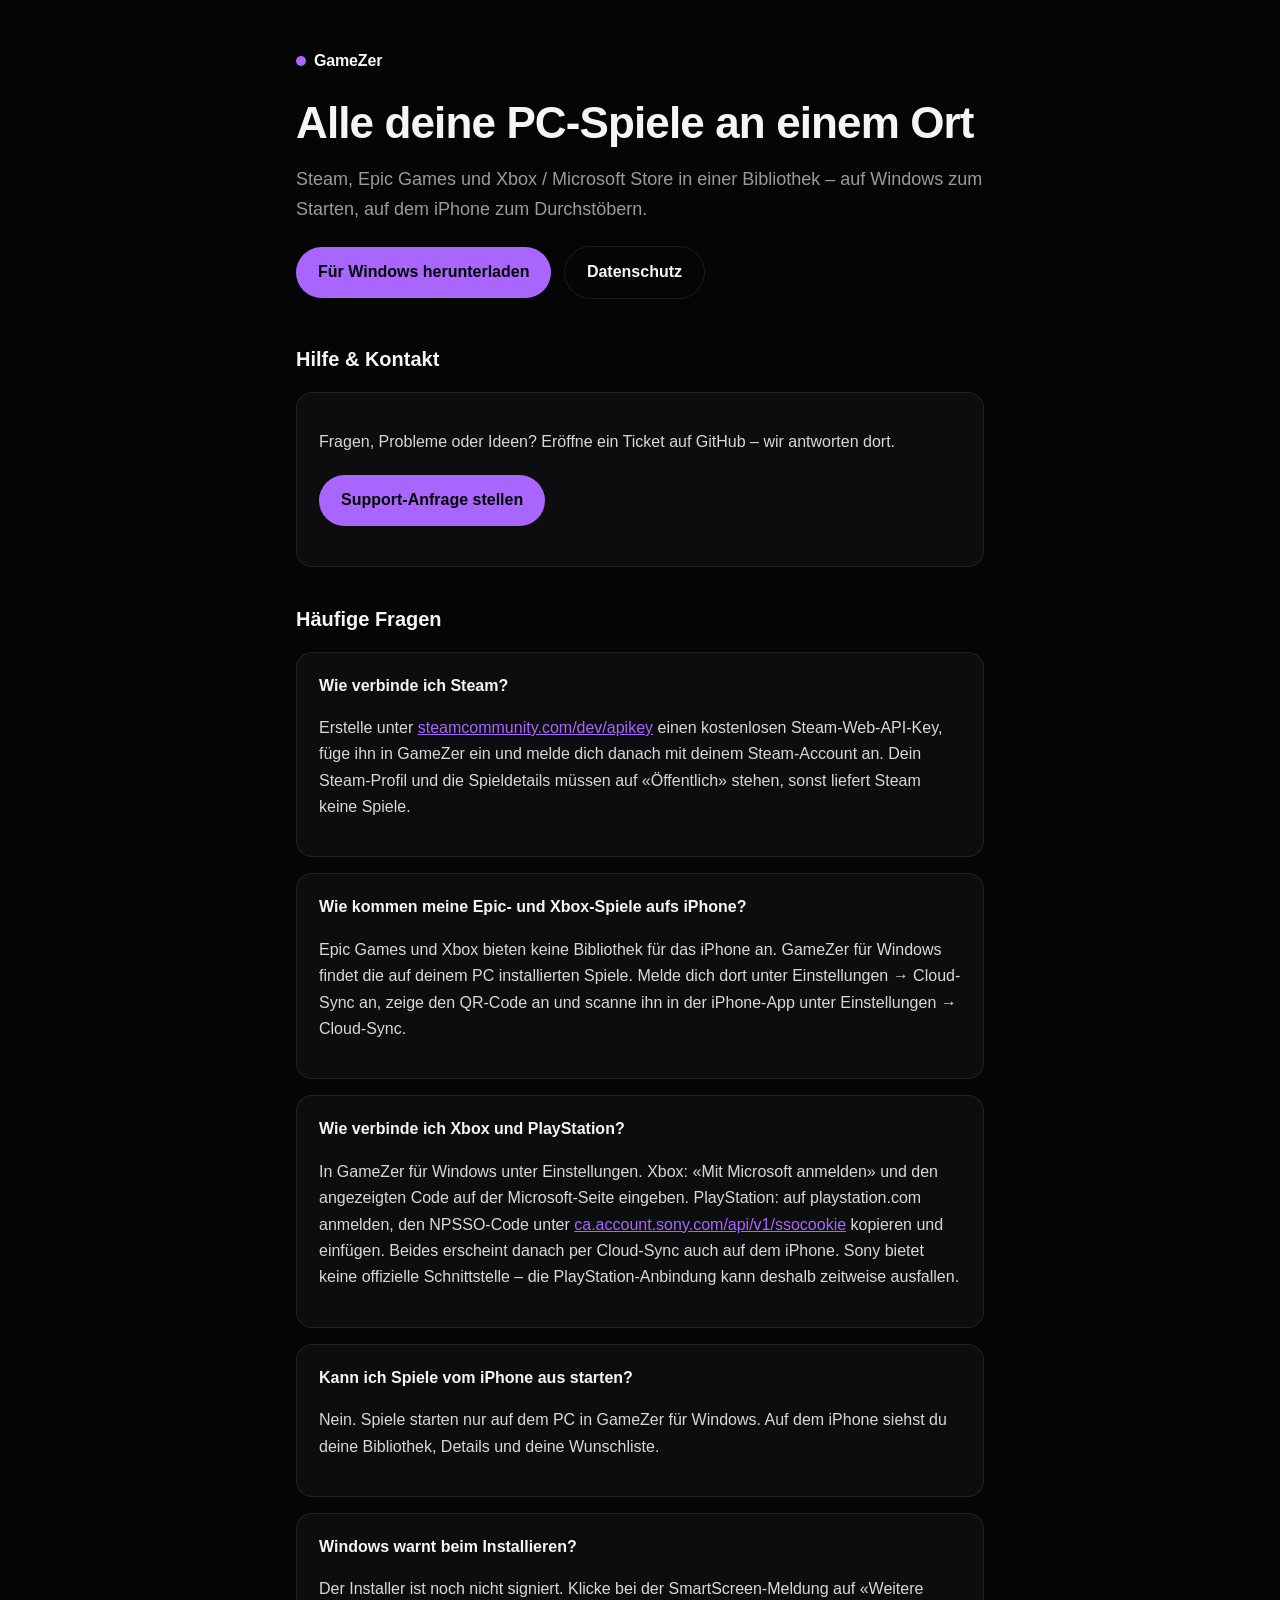
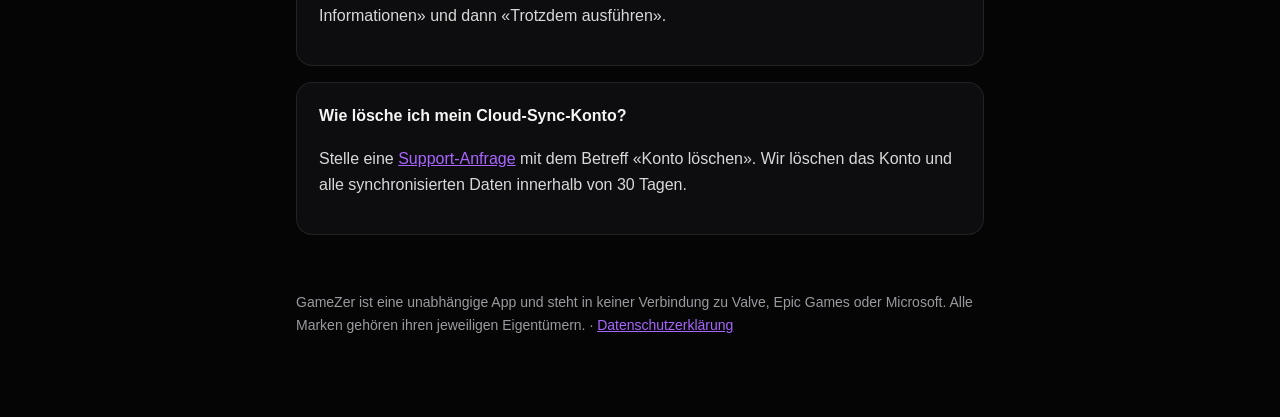
<file: index.html>
<!doctype html>
<html lang="de">
<head>
  <meta charset="utf-8">
  <meta name="viewport" content="width=device-width, initial-scale=1">
  <title>GameZer – Support</title>
  <meta name="description" content="Alle deine Spiele an einem Ort: Steam, Epic Games, Xbox und PlayStation für Windows und iPhone.">
  <link rel="stylesheet" href="style.css">
</head>
<body>
<main>
  <header>
    <a class="brand" href="./">GameZer</a>
    <h1>Alle deine PC-Spiele an einem Ort</h1>
    <p class="lead">Steam, Epic Games und Xbox / Microsoft Store in einer Bibliothek – auf Windows zum Starten, auf dem iPhone zum Durchstöbern.</p>
    <p>
      <a class="button" href="https://github.com/PepegaNico/gamelib/releases/latest">Für Windows herunterladen</a>
      <a class="button secondary" href="privacy.html">Datenschutz</a>
    </p>
  </header>

  <h2>Hilfe &amp; Kontakt</h2>
  <div class="card">
    <p>Fragen, Probleme oder Ideen? Eröffne ein Ticket auf GitHub – wir antworten dort.</p>
    <p><a class="button" href="https://github.com/PepegaNico/gamelib/issues/new">Support-Anfrage stellen</a></p>
  </div>

  <h2>Häufige Fragen</h2>

  <div class="card">
    <strong>Wie verbinde ich Steam?</strong>
    <p>Erstelle unter <a href="https://steamcommunity.com/dev/apikey">steamcommunity.com/dev/apikey</a> einen kostenlosen Steam-Web-API-Key, füge ihn in GameZer ein und melde dich danach mit deinem Steam-Account an. Dein Steam-Profil und die Spieldetails müssen auf «Öffentlich» stehen, sonst liefert Steam keine Spiele.</p>
  </div>

  <div class="card">
    <strong>Wie kommen meine Epic- und Xbox-Spiele aufs iPhone?</strong>
    <p>Epic Games und Xbox bieten keine Bibliothek für das iPhone an. GameZer für Windows findet die auf deinem PC installierten Spiele. Melde dich dort unter Einstellungen → Cloud-Sync an, zeige den QR-Code an und scanne ihn in der iPhone-App unter Einstellungen → Cloud-Sync.</p>
  </div>

  <div class="card">
    <strong>Wie verbinde ich Xbox und PlayStation?</strong>
    <p>In GameZer für Windows unter Einstellungen. Xbox: «Mit Microsoft anmelden» und den angezeigten Code auf der Microsoft-Seite eingeben. PlayStation: auf playstation.com anmelden, den NPSSO-Code unter <a href="https://ca.account.sony.com/api/v1/ssocookie">ca.account.sony.com/api/v1/ssocookie</a> kopieren und einfügen. Beides erscheint danach per Cloud-Sync auch auf dem iPhone. Sony bietet keine offizielle Schnittstelle – die PlayStation-Anbindung kann deshalb zeitweise ausfallen.</p>
  </div>

  <div class="card">
    <strong>Kann ich Spiele vom iPhone aus starten?</strong>
    <p>Nein. Spiele starten nur auf dem PC in GameZer für Windows. Auf dem iPhone siehst du deine Bibliothek, Details und deine Wunschliste.</p>
  </div>

  <div class="card">
    <strong>Windows warnt beim Installieren?</strong>
    <p>Der Installer ist noch nicht signiert. Klicke bei der SmartScreen-Meldung auf «Weitere Informationen» und dann «Trotzdem ausführen».</p>
  </div>

  <div class="card">
    <strong>Wie lösche ich mein Cloud-Sync-Konto?</strong>
    <p>Stelle eine <a href="https://github.com/PepegaNico/gamelib/issues/new">Support-Anfrage</a> mit dem Betreff «Konto löschen». Wir löschen das Konto und alle synchronisierten Daten innerhalb von 30 Tagen.</p>
  </div>

  <footer>
    GameZer ist eine unabhängige App und steht in keiner Verbindung zu Valve, Epic Games oder Microsoft. Alle Marken gehören ihren jeweiligen Eigentümern.
    · <a href="privacy.html">Datenschutzerklärung</a>
  </footer>
</main>
</body>
</html>
</file>
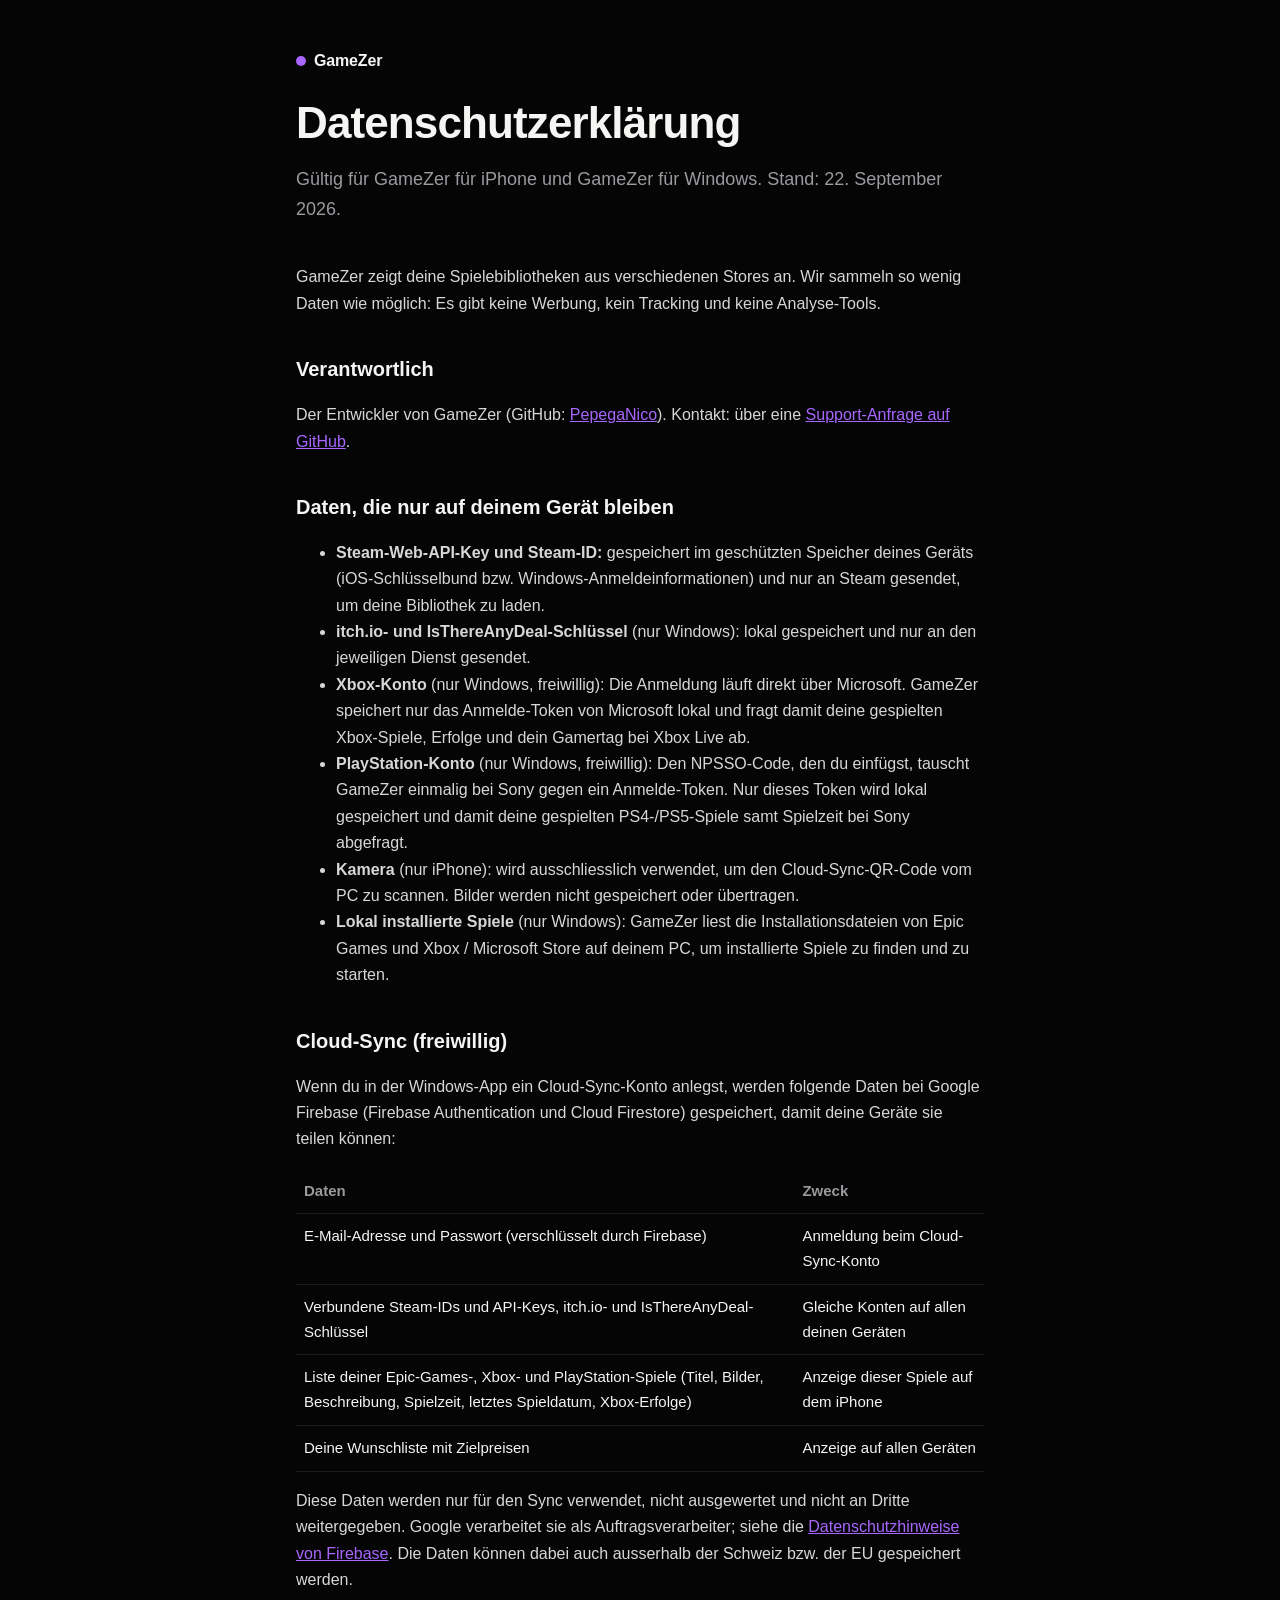
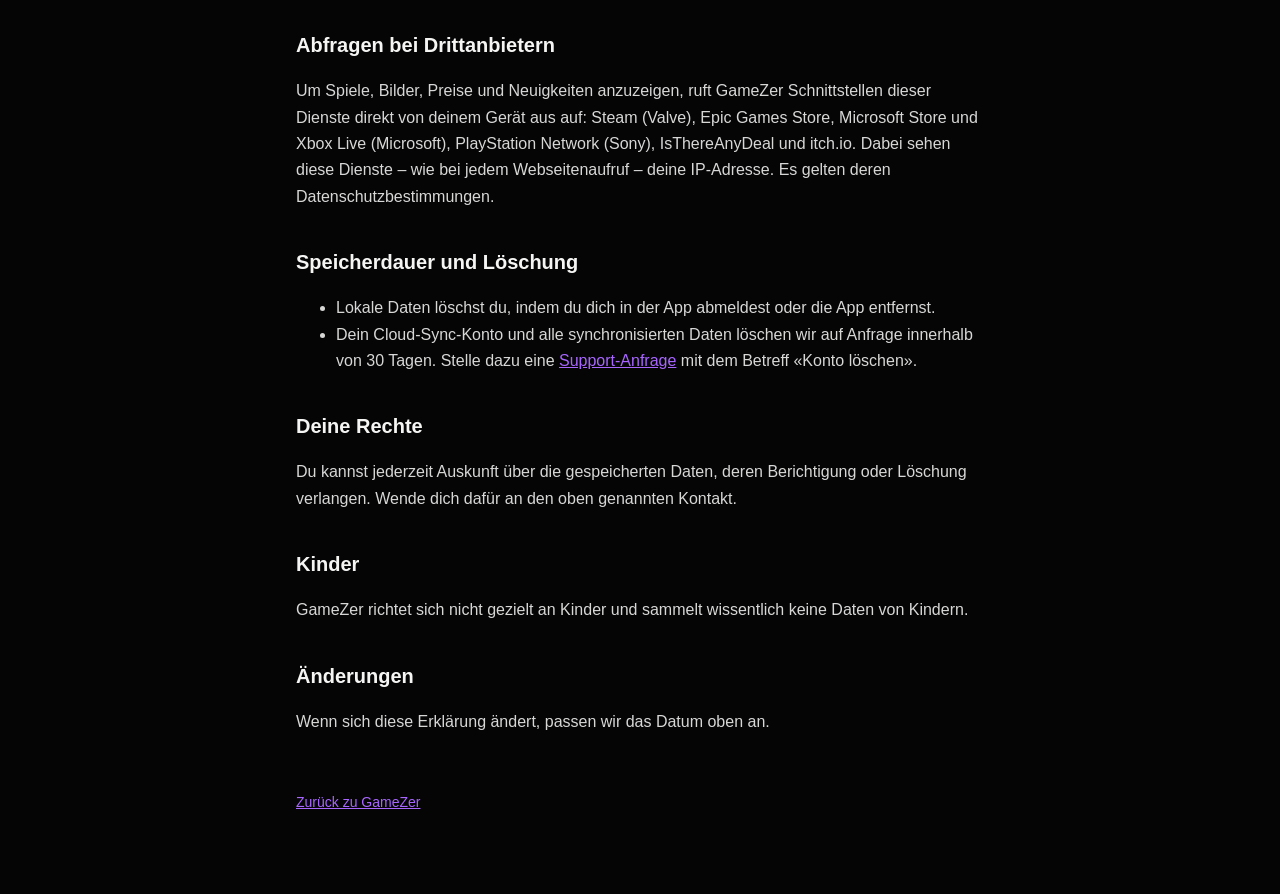
<file: privacy.html>
<!doctype html>
<html lang="de">
<head>
  <meta charset="utf-8">
  <meta name="viewport" content="width=device-width, initial-scale=1">
  <title>GameZer – Datenschutz</title>
  <meta name="description" content="Datenschutzerklärung für GameZer (iPhone und Windows).">
  <link rel="stylesheet" href="style.css">
</head>
<body>
<main>
  <header>
    <a class="brand" href="./">GameZer</a>
    <h1>Datenschutzerklärung</h1>
    <p class="lead">Gültig für GameZer für iPhone und GameZer für Windows. Stand: 22. September 2026.</p>
  </header>

  <p>GameZer zeigt deine Spielebibliotheken aus verschiedenen Stores an. Wir sammeln so wenig Daten wie möglich: Es gibt keine Werbung, kein Tracking und keine Analyse-Tools.</p>

  <h2>Verantwortlich</h2>
  <p>Der Entwickler von GameZer (GitHub: <a href="https://github.com/PepegaNico">PepegaNico</a>). Kontakt: über eine <a href="https://github.com/PepegaNico/gamelib/issues/new">Support-Anfrage auf GitHub</a>.</p>

  <h2>Daten, die nur auf deinem Gerät bleiben</h2>
  <ul>
    <li><strong>Steam-Web-API-Key und Steam-ID:</strong> gespeichert im geschützten Speicher deines Geräts (iOS-Schlüsselbund bzw. Windows-Anmeldeinformationen) und nur an Steam gesendet, um deine Bibliothek zu laden.</li>
    <li><strong>itch.io- und IsThereAnyDeal-Schlüssel</strong> (nur Windows): lokal gespeichert und nur an den jeweiligen Dienst gesendet.</li>
    <li><strong>Xbox-Konto</strong> (nur Windows, freiwillig): Die Anmeldung läuft direkt über Microsoft. GameZer speichert nur das Anmelde-Token von Microsoft lokal und fragt damit deine gespielten Xbox-Spiele, Erfolge und dein Gamertag bei Xbox Live ab.</li>
    <li><strong>PlayStation-Konto</strong> (nur Windows, freiwillig): Den NPSSO-Code, den du einfügst, tauscht GameZer einmalig bei Sony gegen ein Anmelde-Token. Nur dieses Token wird lokal gespeichert und damit deine gespielten PS4-/PS5-Spiele samt Spielzeit bei Sony abgefragt.</li>
    <li><strong>Kamera</strong> (nur iPhone): wird ausschliesslich verwendet, um den Cloud-Sync-QR-Code vom PC zu scannen. Bilder werden nicht gespeichert oder übertragen.</li>
    <li><strong>Lokal installierte Spiele</strong> (nur Windows): GameZer liest die Installationsdateien von Epic Games und Xbox / Microsoft Store auf deinem PC, um installierte Spiele zu finden und zu starten.</li>
  </ul>

  <h2>Cloud-Sync (freiwillig)</h2>
  <p>Wenn du in der Windows-App ein Cloud-Sync-Konto anlegst, werden folgende Daten bei Google Firebase (Firebase Authentication und Cloud Firestore) gespeichert, damit deine Geräte sie teilen können:</p>
  <div class="table-wrap">
    <table>
      <tr><th>Daten</th><th>Zweck</th></tr>
      <tr><td>E-Mail-Adresse und Passwort (verschlüsselt durch Firebase)</td><td>Anmeldung beim Cloud-Sync-Konto</td></tr>
      <tr><td>Verbundene Steam-IDs und API-Keys, itch.io- und IsThereAnyDeal-Schlüssel</td><td>Gleiche Konten auf allen deinen Geräten</td></tr>
      <tr><td>Liste deiner Epic-Games-, Xbox- und PlayStation-Spiele (Titel, Bilder, Beschreibung, Spielzeit, letztes Spieldatum, Xbox-Erfolge)</td><td>Anzeige dieser Spiele auf dem iPhone</td></tr>
      <tr><td>Deine Wunschliste mit Zielpreisen</td><td>Anzeige auf allen Geräten</td></tr>
    </table>
  </div>
  <p>Diese Daten werden nur für den Sync verwendet, nicht ausgewertet und nicht an Dritte weitergegeben. Google verarbeitet sie als Auftragsverarbeiter; siehe die <a href="https://firebase.google.com/support/privacy">Datenschutzhinweise von Firebase</a>. Die Daten können dabei auch ausserhalb der Schweiz bzw. der EU gespeichert werden.</p>

  <h2>Abfragen bei Drittanbietern</h2>
  <p>Um Spiele, Bilder, Preise und Neuigkeiten anzuzeigen, ruft GameZer Schnittstellen dieser Dienste direkt von deinem Gerät aus auf: Steam (Valve), Epic Games Store, Microsoft Store und Xbox Live (Microsoft), PlayStation Network (Sony), IsThereAnyDeal und itch.io. Dabei sehen diese Dienste – wie bei jedem Webseitenaufruf – deine IP-Adresse. Es gelten deren Datenschutzbestimmungen.</p>

  <h2>Speicherdauer und Löschung</h2>
  <ul>
    <li>Lokale Daten löschst du, indem du dich in der App abmeldest oder die App entfernst.</li>
    <li>Dein Cloud-Sync-Konto und alle synchronisierten Daten löschen wir auf Anfrage innerhalb von 30 Tagen. Stelle dazu eine <a href="https://github.com/PepegaNico/gamelib/issues/new">Support-Anfrage</a> mit dem Betreff «Konto löschen».</li>
  </ul>

  <h2>Deine Rechte</h2>
  <p>Du kannst jederzeit Auskunft über die gespeicherten Daten, deren Berichtigung oder Löschung verlangen. Wende dich dafür an den oben genannten Kontakt.</p>

  <h2>Kinder</h2>
  <p>GameZer richtet sich nicht gezielt an Kinder und sammelt wissentlich keine Daten von Kindern.</p>

  <h2>Änderungen</h2>
  <p>Wenn sich diese Erklärung ändert, passen wir das Datum oben an.</p>

  <footer>
    <a href="./">Zurück zu GameZer</a>
  </footer>
</main>
</body>
</html>
</file>
<file: style.css>
:root {
  --bg: #050506;
  --surface: #0d0d10;
  --surface-high: #17171b;
  --text: #f5f5f4;
  --muted: #9a9a9f;
  --accent: #a866ff;
  --border: rgba(245, 245, 244, 0.09);
}

* { box-sizing: border-box; }

body {
  margin: 0;
  background: var(--bg);
  color: var(--text);
  font: 16px/1.65 -apple-system, BlinkMacSystemFont, "Segoe UI", Roboto, sans-serif;
}

main {
  max-width: 720px;
  margin: 0 auto;
  padding: 48px 16px 80px;
}

header { margin-bottom: 40px; }

.brand {
  display: inline-flex;
  align-items: center;
  gap: 8px;
  font-weight: 800;
  letter-spacing: -0.01em;
  color: var(--text);
  text-decoration: none;
}

.brand::before {
  content: "";
  width: 10px;
  height: 10px;
  border-radius: 50%;
  background: var(--accent);
}

h1 {
  font-size: clamp(32px, 7vw, 44px);
  line-height: 1.1;
  letter-spacing: -0.02em;
  margin: 24px 0 8px;
}

h2 {
  font-size: 20px;
  margin: 36px 0 8px;
}

p, li { color: rgba(245, 245, 244, 0.88); }

.lead { color: var(--muted); font-size: 18px; }

a { color: var(--accent); }

.card {
  background: var(--surface);
  border: 1px solid var(--border);
  border-radius: 16px;
  padding: 20px 22px;
  margin: 16px 0;
}

.button {
  display: inline-block;
  background: var(--accent);
  color: var(--bg);
  font-weight: 700;
  padding: 12px 22px;
  border-radius: 999px;
  text-decoration: none;
  margin: 4px 8px 4px 0;
}

.button.secondary {
  background: transparent;
  color: var(--text);
  border: 1px solid var(--border);
}

table {
  width: 100%;
  border-collapse: collapse;
  font-size: 15px;
}

th, td {
  text-align: left;
  vertical-align: top;
  padding: 10px 8px;
  border-bottom: 1px solid var(--border);
}

th { color: var(--muted); font-weight: 600; }

.table-wrap { overflow-x: auto; }

footer {
  margin-top: 56px;
  color: var(--muted);
  font-size: 14px;
}
</file>
